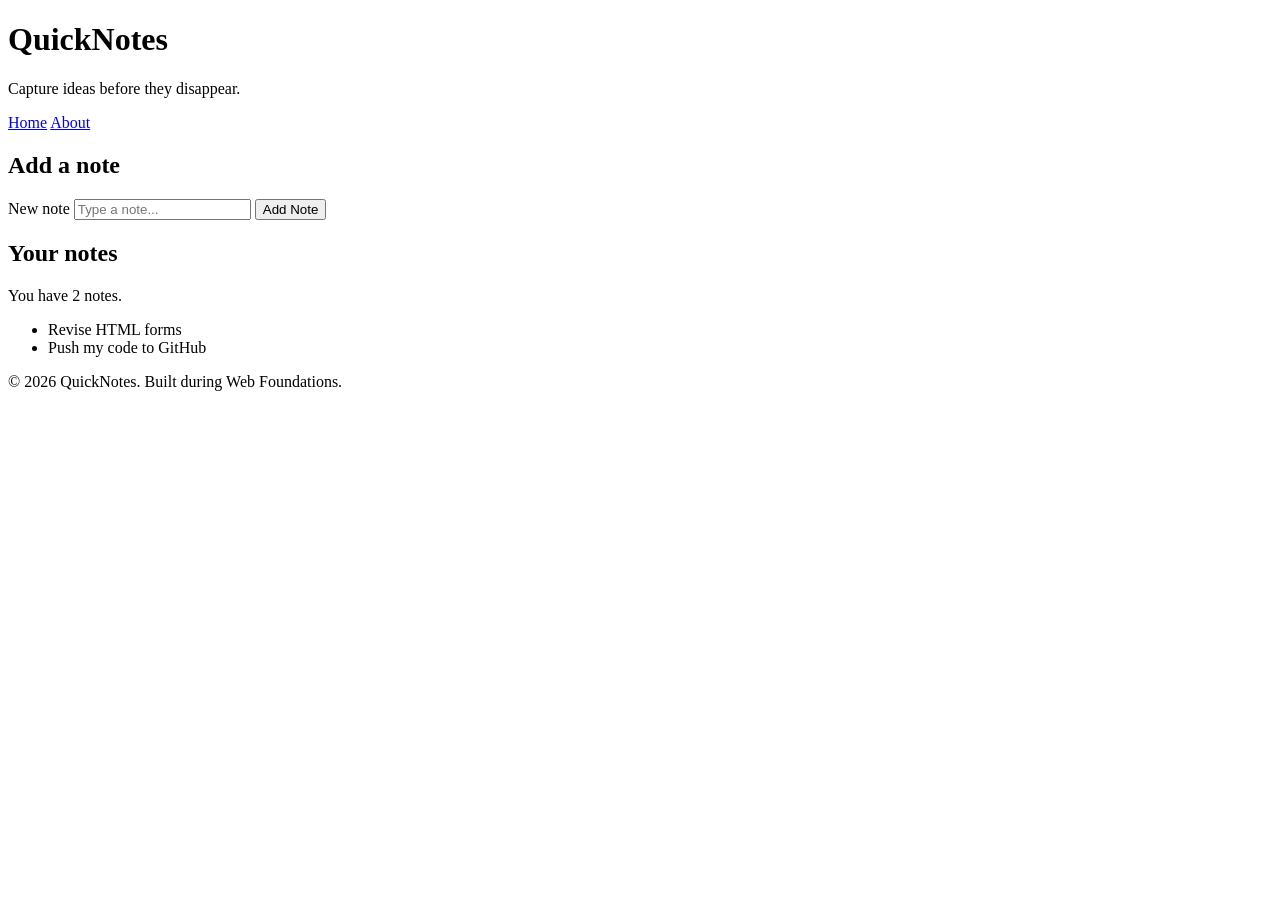
<file: day1/index.html>
<!DOCTYPE html>
<html lang="en">
  <head>
    <meta charset="UTF-8" />
    <meta name="viewport" content="width=device-width, initial-scale=1.0" />
    <title>QuickNotes</title>
  </head>
  <body>
    <header>
      <h1>QuickNotes</h1>
      <p>Capture ideas before they disappear.</p>
      <nav>
        <a href="index.html">Home</a>
        <a href="about.html">About</a>
      </nav>
    </header>

    <main>
      <section>
        <h2>Add a note</h2>
        <form id="note-form">
          <label for="note-input">New note</label>
          <input type="text" id="note-input" placeholder="Type a note..." />
          <button type="submit">Add Note</button>
        </form>
      </section>

      <section>
        <h2>Your notes</h2>
        <p id="note-count">You have 2 notes.</p>
        <ul id="notes-list">
          <li>Revise HTML forms</li>
          <li>Push my code to GitHub</li>
        </ul>
      </section>
    </main>

    <footer>
      <p>&copy; 2026 QuickNotes. Built during Web Foundations.</p>
    </footer>
  </body>
</html>
</file>
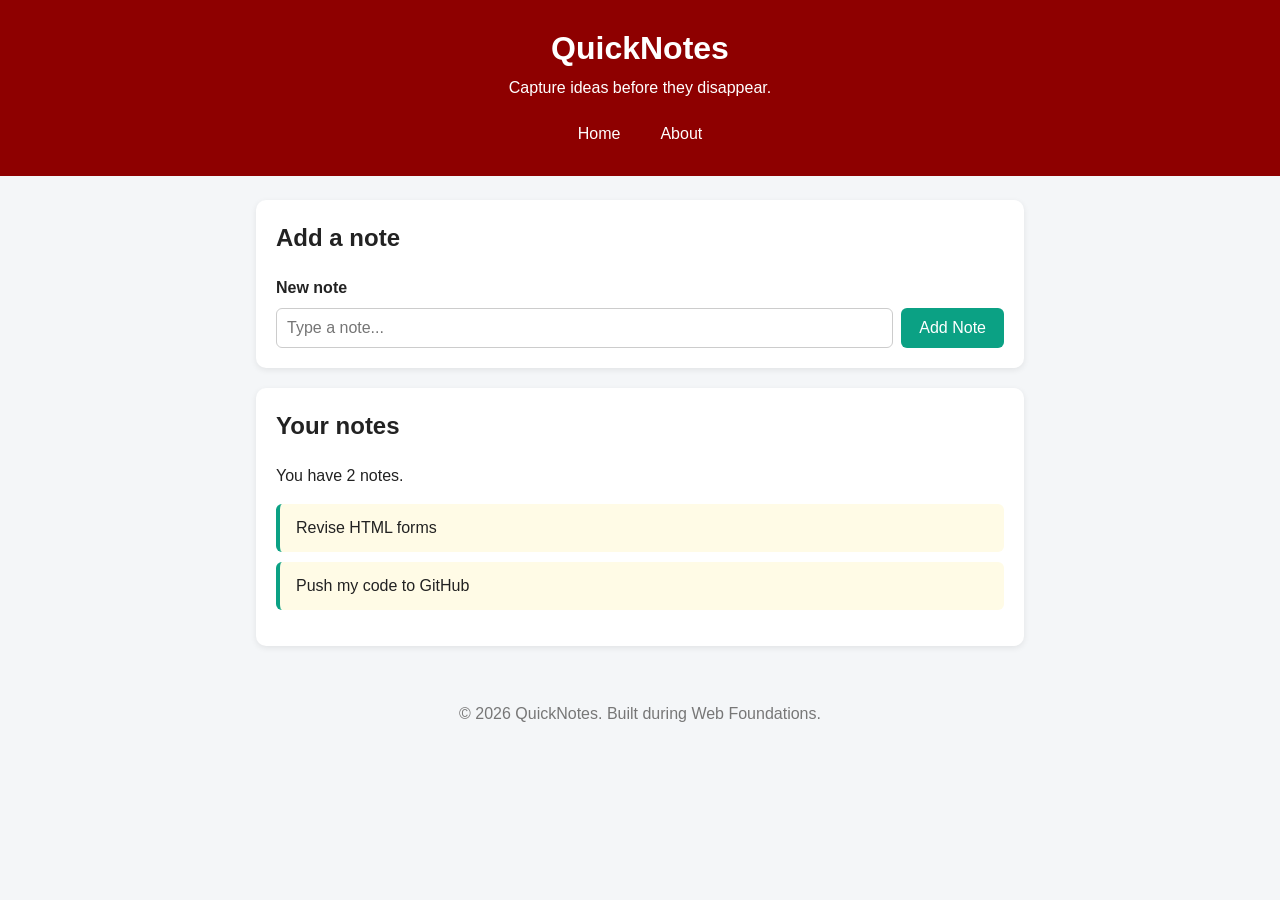
<file: day2/index.html>
<!DOCTYPE html>
<html lang="en">
  <head>
    <meta charset="UTF-8" />
    <meta name="viewport" content="width=device-width, initial-scale=1.0" />
    <title>QuickNotes</title>
    <link rel="stylesheet" href="style.css" />
  </head>
  <body>
    <header>
      <h1>QuickNotes</h1>
      <p>Capture ideas before they disappear.</p>
      <nav>
        <a href="index.html">Home</a>
        <a href="about.html">About</a>
      </nav>
    </header>

    <main>
      <section>
        <h2>Add a note</h2>
        <form id="note-form">
          <label for="note-input">New note</label>
          <input type="text" id="note-input" placeholder="Type a note..." />
          <button type="submit">Add Note</button>
        </form>
      </section>

      <section>
        <h2>Your notes</h2>
        <p id="note-count">You have 2 notes.</p>
        <ul id="notes-list">
          <li class="note">Revise HTML forms</li>
          <li class="note">Push my code to GitHub</li>
        </ul>
      </section>
    </main>

    <footer>
      <p>&copy; 2026 QuickNotes. Built during Web Foundations.</p>
    </footer>
  </body>
</html>
</file>
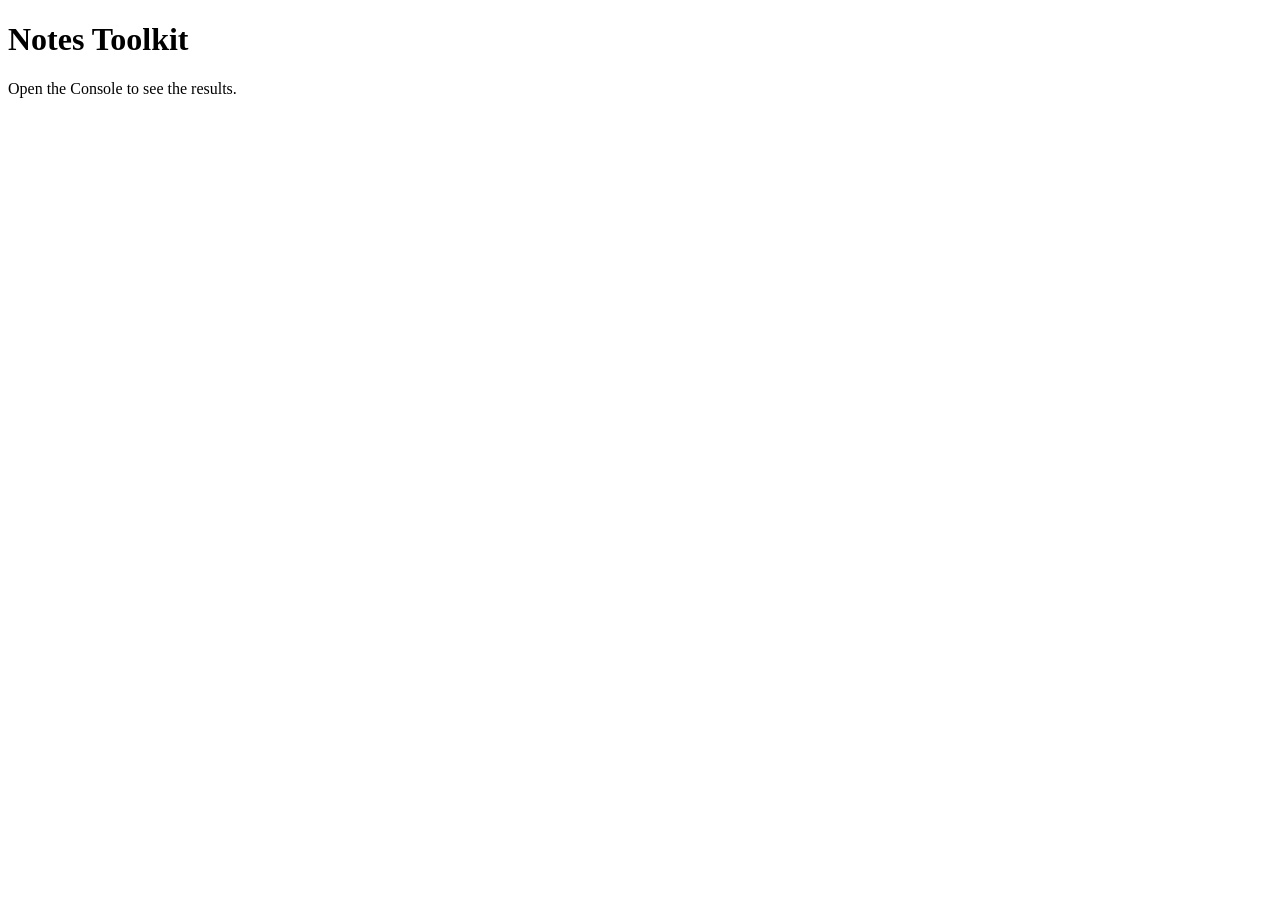
<file: day3/index.html>
<!DOCTYPE html>
<html lang="en">
  <head>
    <meta charset="UTF-8" />
    <meta name="viewport" content="width=device-width, initial-scale=1.0" />
    <title>Notes Toolkit</title>
    <script src="script.js" defer></script>
  </head>
  <body>
    <h1>Notes Toolkit</h1>
    <p>Open the Console to see the results.</p>
  </body>
</html>
</file>
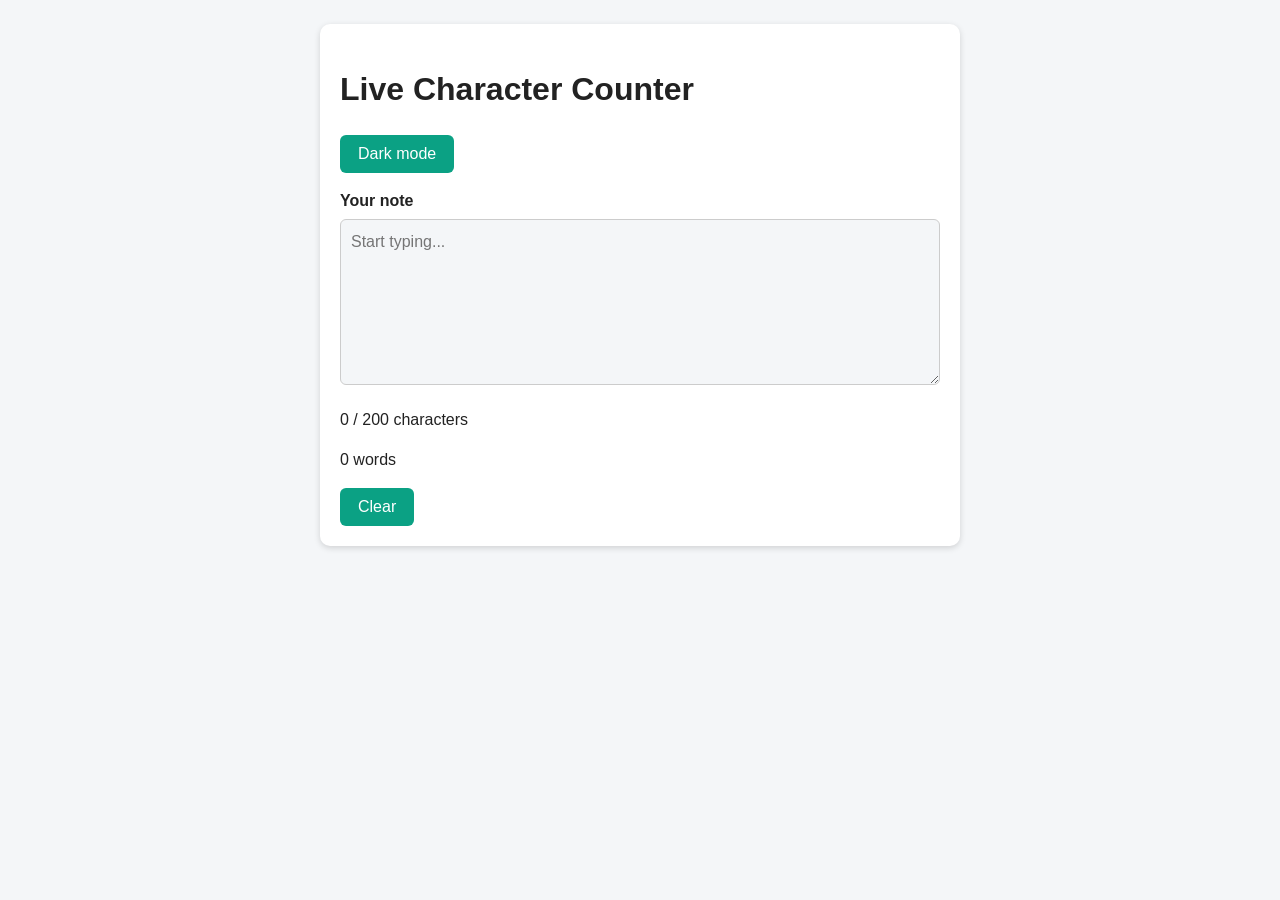
<file: day4/index.html>
<!DOCTYPE html>
<html lang="en">
  <head>
    <meta charset="UTF-8" />
    <meta name="viewport" content="width=device-width, initial-scale=1.0" />
    <title>Live Character Counter</title>
    <link rel="stylesheet" href="style.css" />
    <script src="script.js" defer></script>
  </head>
  <body>
    <main>
      <h1>Live Character Counter</h1>

      <button id="theme-toggle" type="button">Dark mode</button>

      <label for="note-text">Your note</label>
      <textarea id="note-text" rows="6" placeholder="Start typing..."></textarea>

      <p id="char-count">0 / 200 characters</p>
      <p id="word-count">0 words</p>

      <button id="clear-btn" type="button">Clear</button>
    </main>
  </body>
</html>
</file>
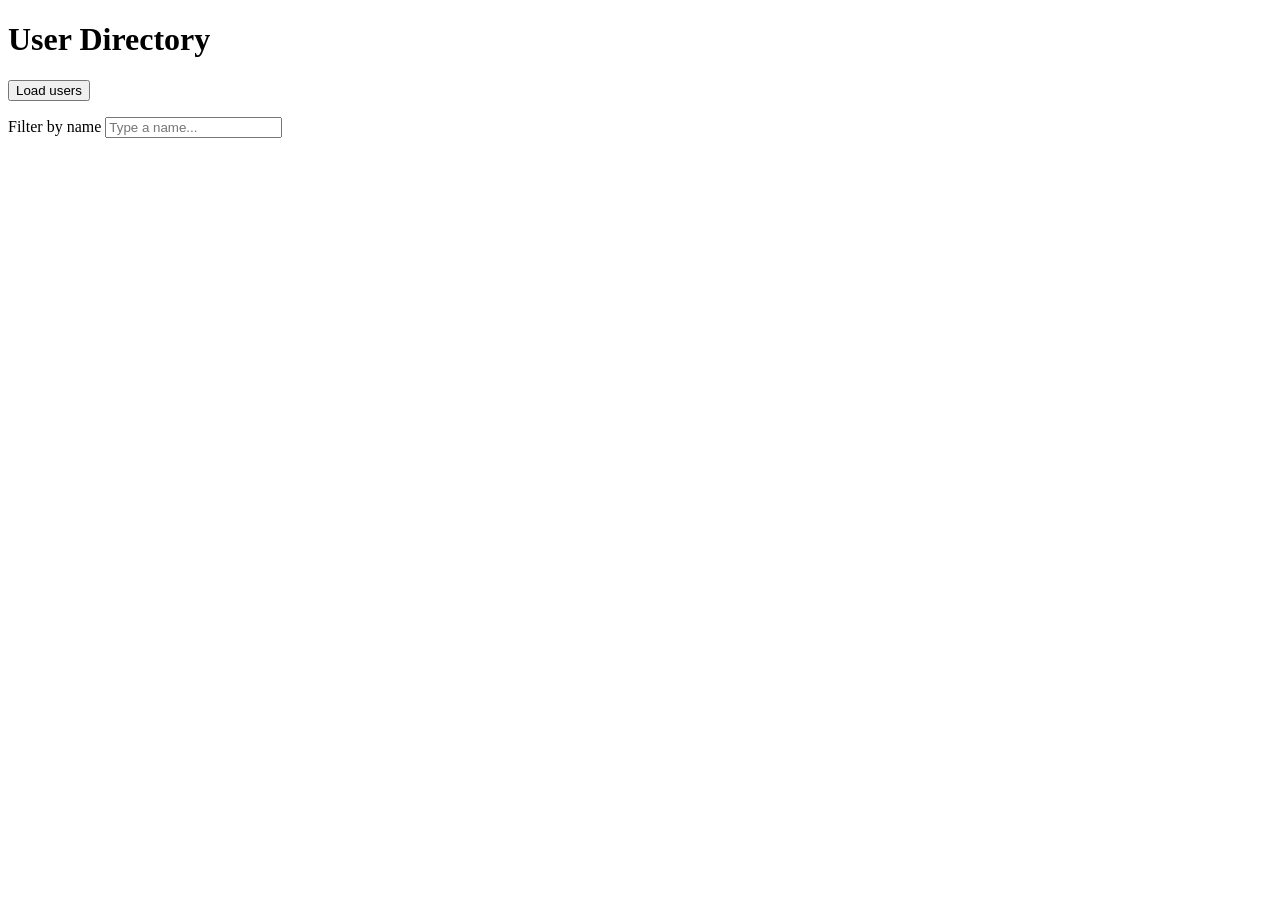
<file: day5/index.html>
<!DOCTYPE html>
<html lang="en">
  <head>
    <meta charset="UTF-8" />
    <meta name="viewport" content="width=device-width, initial-scale=1.0" />
    <title>User Directory</title>
    <script src="users.js" defer></script>
  </head>
  <body>
    <h1>User Directory</h1>

    <button id="load-users" type="button">Load users</button>

    <p>
      <label for="filter-input">Filter by name</label>
      <input type="text" id="filter-input" placeholder="Type a name..." />
    </p>

    <p id="status"></p>
    <ul id="users-list"></ul>
  </body>
</html>
</file>
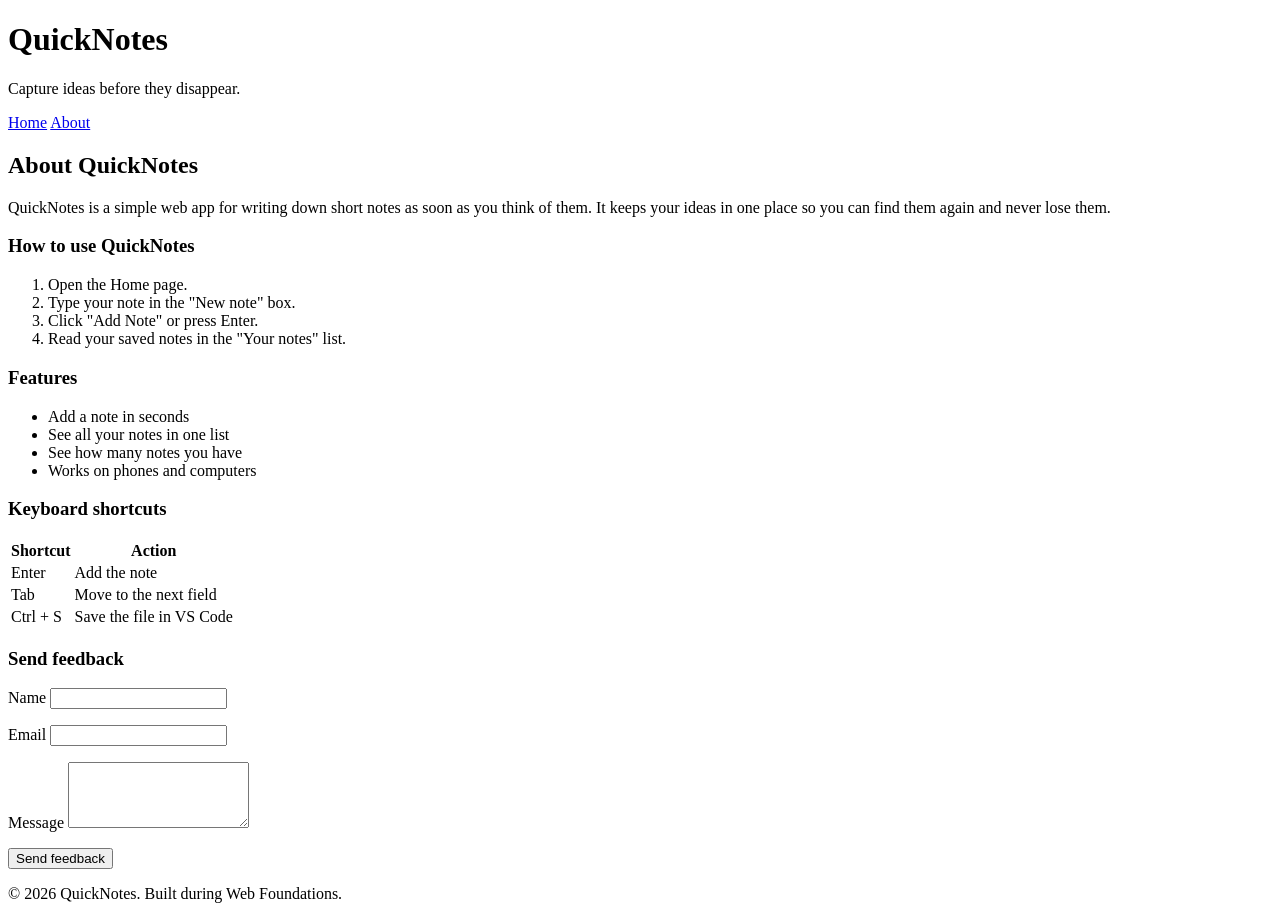
<file: day1/about.html>
<!DOCTYPE html>
<html lang="en">
  <head>
    <meta charset="UTF-8" />
    <meta name="viewport" content="width=device-width, initial-scale=1.0" />
    <title>About QuickNotes</title>
  </head>
  <body>
    <header>
      <h1>QuickNotes</h1>
      <p>Capture ideas before they disappear.</p>
      <nav>
        <a href="index.html">Home</a>
        <a href="about.html">About</a>
      </nav>
    </header>

    <main>
      <h2>About QuickNotes</h2>
      <p>
        QuickNotes is a simple web app for writing down short notes as soon as
        you think of them. It keeps your ideas in one place so you can find
        them again and never lose them.
      </p>

      <section>
        <h3>How to use QuickNotes</h3>
        <ol>
          <li>Open the Home page.</li>
          <li>Type your note in the "New note" box.</li>
          <li>Click "Add Note" or press Enter.</li>
          <li>Read your saved notes in the "Your notes" list.</li>
        </ol>
      </section>

      <section>
        <h3>Features</h3>
        <ul>
          <li>Add a note in seconds</li>
          <li>See all your notes in one list</li>
          <li>See how many notes you have</li>
          <li>Works on phones and computers</li>
        </ul>
      </section>

      <section>
        <h3>Keyboard shortcuts</h3>
        <table>
          <thead>
            <tr>
              <th>Shortcut</th>
              <th>Action</th>
            </tr>
          </thead>
          <tbody>
            <tr>
              <td>Enter</td>
              <td>Add the note</td>
            </tr>
            <tr>
              <td>Tab</td>
              <td>Move to the next field</td>
            </tr>
            <tr>
              <td>Ctrl + S</td>
              <td>Save the file in VS Code</td>
            </tr>
          </tbody>
        </table>
      </section>

      <section>
        <h3>Send feedback</h3>
        <form id="feedback-form">
          <p>
            <label for="name">Name</label>
            <input type="text" id="name" name="name" required />
          </p>
          <p>
            <label for="email">Email</label>
            <input type="email" id="email" name="email" required />
          </p>
          <p>
            <label for="message">Message</label>
            <textarea id="message" name="message" rows="4" required></textarea>
          </p>
          <button type="submit">Send feedback</button>
        </form>
      </section>
    </main>

    <footer>
      <p>&copy; 2026 QuickNotes. Built during Web Foundations.</p>
    </footer>
  </body>
</html>
</file>
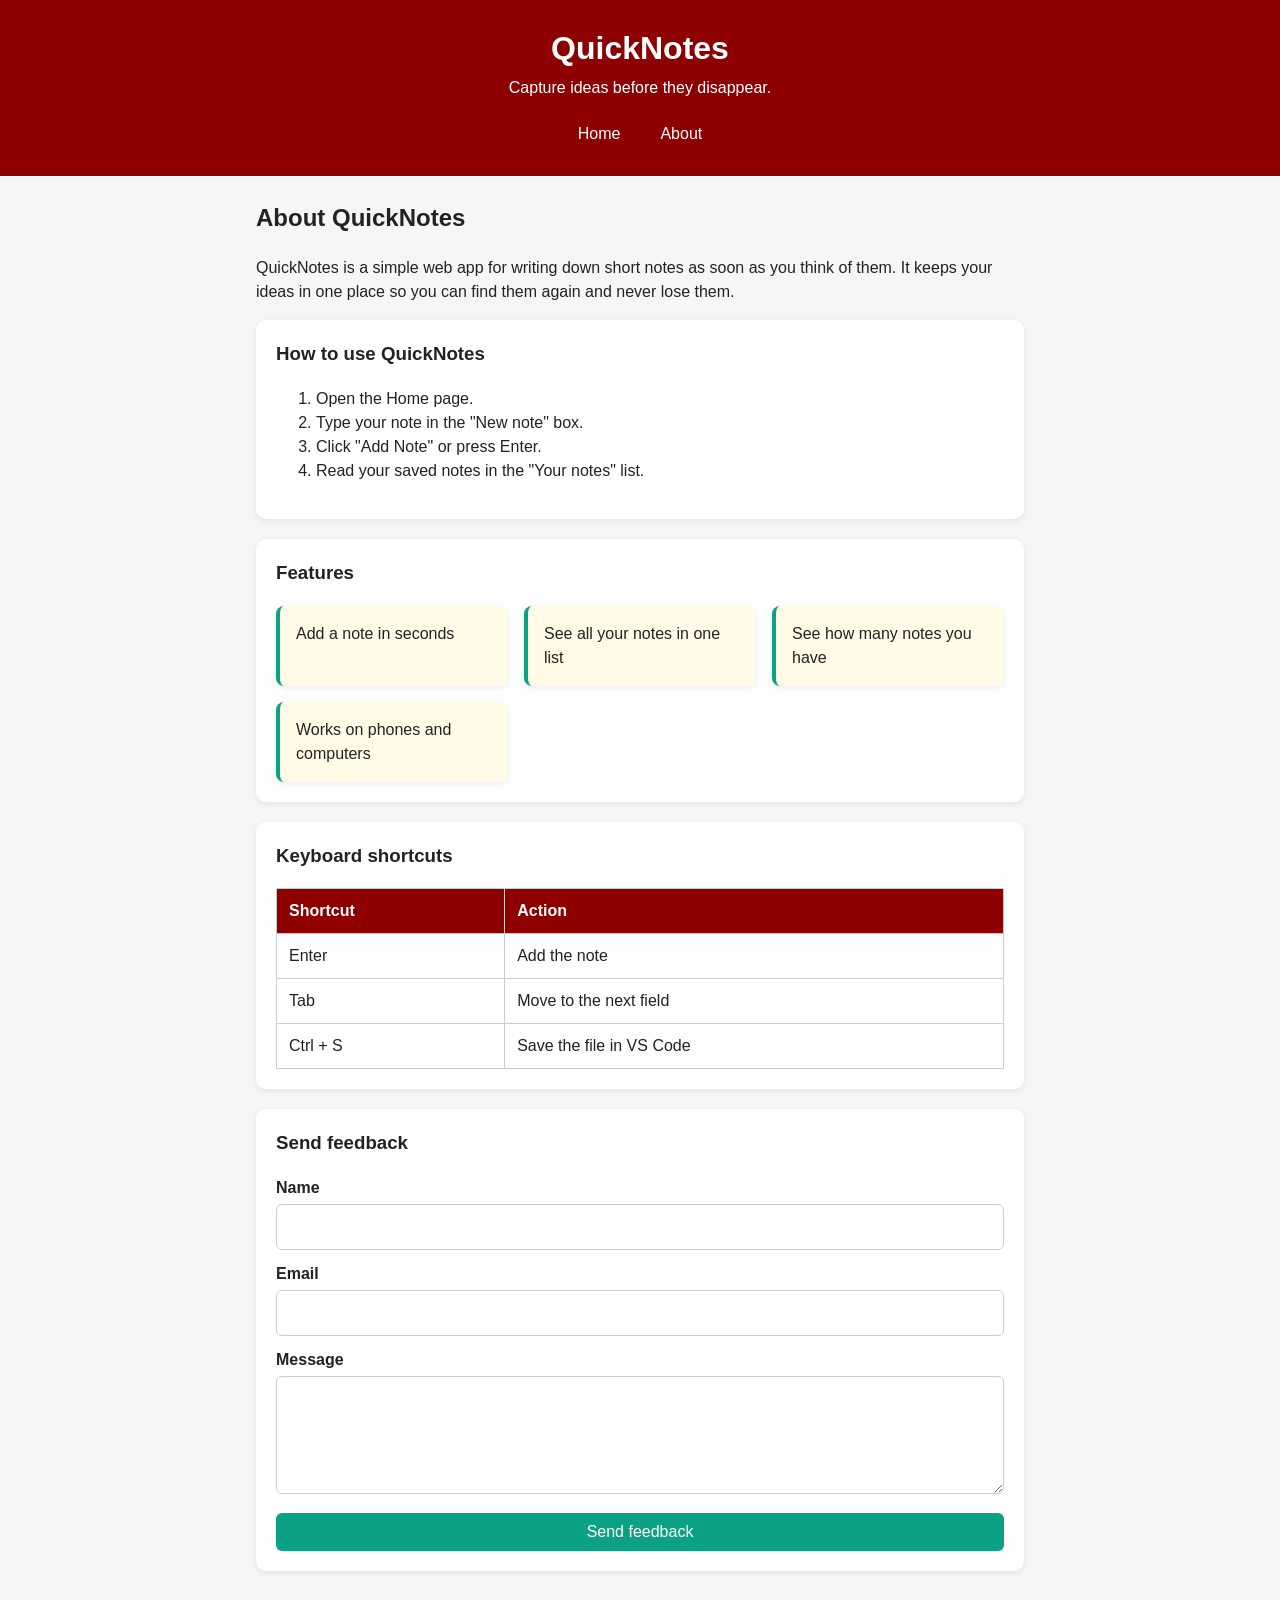
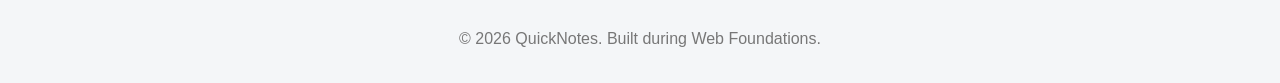
<file: day2/about.html>
<!DOCTYPE html>
<html lang="en">
  <head>
    <meta charset="UTF-8" />
    <meta name="viewport" content="width=device-width, initial-scale=1.0" />
    <title>About QuickNotes</title>
    <link rel="stylesheet" href="style.css" />
  </head>
  <body>
    <header>
      <h1>QuickNotes</h1>
      <p>Capture ideas before they disappear.</p>
      <nav>
        <a href="index.html">Home</a>
        <a href="about.html">About</a>
      </nav>
    </header>

    <main>
      <h2>About QuickNotes</h2>
      <p>
        QuickNotes is a simple web app for writing down short notes as soon as
        you think of them. It keeps your ideas in one place so you can find
        them again and never lose them.
      </p>

      <section>
        <h3>How to use QuickNotes</h3>
        <ol>
          <li>Open the Home page.</li>
          <li>Type your note in the "New note" box.</li>
          <li>Click "Add Note" or press Enter.</li>
          <li>Read your saved notes in the "Your notes" list.</li>
        </ol>
      </section>

      <section>
        <h3>Features</h3>
        <ul class="features">
          <li>Add a note in seconds</li>
          <li>See all your notes in one list</li>
          <li>See how many notes you have</li>
          <li>Works on phones and computers</li>
        </ul>
      </section>

      <section>
        <h3>Keyboard shortcuts</h3>
        <table>
          <thead>
            <tr>
              <th>Shortcut</th>
              <th>Action</th>
            </tr>
          </thead>
          <tbody>
            <tr>
              <td>Enter</td>
              <td>Add the note</td>
            </tr>
            <tr>
              <td>Tab</td>
              <td>Move to the next field</td>
            </tr>
            <tr>
              <td>Ctrl + S</td>
              <td>Save the file in VS Code</td>
            </tr>
          </tbody>
        </table>
      </section>

      <section>
        <h3>Send feedback</h3>
        <form id="feedback-form">
          <p>
            <label for="name">Name</label>
            <input type="text" id="name" name="name" required />
          </p>
          <p>
            <label for="email">Email</label>
            <input type="email" id="email" name="email" required />
          </p>
          <p>
            <label for="message">Message</label>
            <textarea id="message" name="message" rows="4" required></textarea>
          </p>
          <button type="submit">Send feedback</button>
        </form>
      </section>
    </main>

    <footer>
      <p>&copy; 2026 QuickNotes. Built during Web Foundations.</p>
    </footer>
  </body>
</html>
</file>
<file: day2/style.css>
/* 1. Reset: predictable sizing and no default body margin */
*,
*::before,
*::after {
  box-sizing: border-box;
}

body {
  margin: 0;
  font-family: "Segoe UI", Arial, sans-serif;
  background-color: #f4f6f8;
  color: #222;
  line-height: 1.5;
}

/* 2. Header */
header {
  background-color: #8e0000;
  color: white;
  text-align: center;
  padding: 24px 16px;
}

header h1 {
  margin: 0;
  font-size: 2rem;
}

header p {
  margin: 4px 0 0;
}

/* 3. Navigation: Flexbox row */
nav {
  display: flex;
  justify-content: center;
  gap: 16px;
  margin-top: 16px;
}

nav a {
  color: white;
  text-decoration: none;
  padding: 6px 12px;
  border-radius: 6px;
  transition: background-color 0.2s ease;
}

nav a:hover,
nav a:focus-visible {
  background-color: rgba(255, 255, 255, 0.25);
  text-decoration: underline;
}

/* 4. Centred main content and white cards */
main {
  max-width: 800px;
  margin: 24px auto;
  padding: 0 16px;
}

section {
  background: white;
  padding: 20px;
  border-radius: 10px;
  margin-bottom: 20px;
  box-shadow: 0 2px 6px rgba(0, 0, 0, 0.08);
}

section h2,
section h3 {
  margin-top: 0;
}

/* 5. Features list: responsive Grid cards */
.features {
  list-style: none;
  padding: 0;
  margin: 0;
  display: grid;
  grid-template-columns: repeat(auto-fit, minmax(180px, 1fr));
  gap: 16px;
}

.features li {
  background-color: #fffbe6;
  border-left: 4px solid #0ba184;
  padding: 16px;
  border-radius: 8px;
  box-shadow: 0 2px 6px rgba(0, 0, 0, 0.08);
}

/* 6. Shortcuts table */
table {
  width: 100%;
  border-collapse: collapse;
}

th,
td {
  border: 1px solid #ccc;
  padding: 10px 12px;
  text-align: left;
}

th {
  background-color: #8e0000;
  color: white;
}

/* 7. Feedback form: stacked, full-width fields */
#feedback-form {
  display: flex;
  flex-direction: column;
  gap: 12px;
}

#feedback-form p {
  margin: 0;
}

#feedback-form label {
  display: block;
  font-weight: bold;
  margin-bottom: 4px;
}

#feedback-form input,
#feedback-form textarea {
  width: 100%;
  padding: 10px;
  border: 1px solid #ccc;
  border-radius: 6px;
  font: inherit;
}

#feedback-form input:focus,
#feedback-form textarea:focus {
  outline: 2px solid #0ba184;
  border-color: #0ba184;
}

#feedback-form textarea {
  resize: vertical;
}

/* 8. Home page: add-a-note form and notes list */
#note-form {
  display: flex;
  gap: 8px;
  flex-wrap: wrap;
}

#note-form label {
  width: 100%;
  font-weight: bold;
}

#note-input {
  flex: 1;
  padding: 10px;
  border: 1px solid #ccc;
  border-radius: 6px;
  font-size: 1rem;
}

#notes-list {
  list-style: none;
  padding: 0;
}

.note {
  background-color: #fffbe6;
  border-left: 4px solid #0ba184;
  padding: 12px 16px;
  margin-bottom: 10px;
  border-radius: 6px;
}

/* 9. Buttons with a smooth transition */
button {
  background-color: #0ba184;
  color: white;
  border: none;
  padding: 10px 18px;
  border-radius: 6px;
  font-size: 1rem;
  cursor: pointer;
  transition: background-color 0.2s ease, transform 0.2s ease;
}

button:hover {
  background-color: #088a70;
  transform: translateY(-2px);
}

/* 10. Footer */
footer {
  text-align: center;
  color: #777;
  padding: 16px;
}

/* 11. Phones */
@media (max-width: 600px) {
  header {
    padding: 16px 12px;
  }

  header h1 {
    font-size: 1.5rem;
  }

  #note-form {
    flex-direction: column;
  }
}
</file>
<file: day4/style.css>
/* 1. Colours live in variables on :root (the whole page) */
:root {
  --bg: #f4f6f8;
  --card: #ffffff;
  --text: #222222;
  --border: #cccccc;
  --accent: #0ba184;
  --accent-hover: #088a70;
}

/* 2. Dark theme: only the variables change */
body.dark {
  --bg: #121212;
  --card: #1e1e1e;
  --text: #f0f0f0;
  --border: #444444;
  --accent: #14b89a;
  --accent-hover: #0ba184;
}

*,
*::before,
*::after {
  box-sizing: border-box;
}

body {
  margin: 0;
  font-family: "Segoe UI", Arial, sans-serif;
  background-color: var(--bg);
  color: var(--text);
  line-height: 1.5;
  transition: background-color 0.3s ease, color 0.3s ease;
}

main {
  max-width: 640px;
  margin: 24px auto;
  padding: 20px;
  background-color: var(--card);
  border-radius: 10px;
  box-shadow: 0 2px 6px rgba(0, 0, 0, 0.15);
}

label {
  display: block;
  font-weight: bold;
  margin: 16px 0 6px;
}

textarea {
  width: 100%;
  padding: 10px;
  font: inherit;
  color: var(--text);
  background-color: var(--bg);
  border: 1px solid var(--border);
  border-radius: 6px;
  resize: vertical;
}

button {
  background-color: var(--accent);
  color: white;
  border: none;
  padding: 10px 18px;
  border-radius: 6px;
  font-size: 1rem;
  cursor: pointer;
  transition: background-color 0.2s ease;
}

button:hover {
  background-color: var(--accent-hover);
}

/* 3. Character counter states (over comes last so it wins) */
.warning {
  color: orange;
}

.over {
  color: red;
  font-weight: bold;
}
</file>
